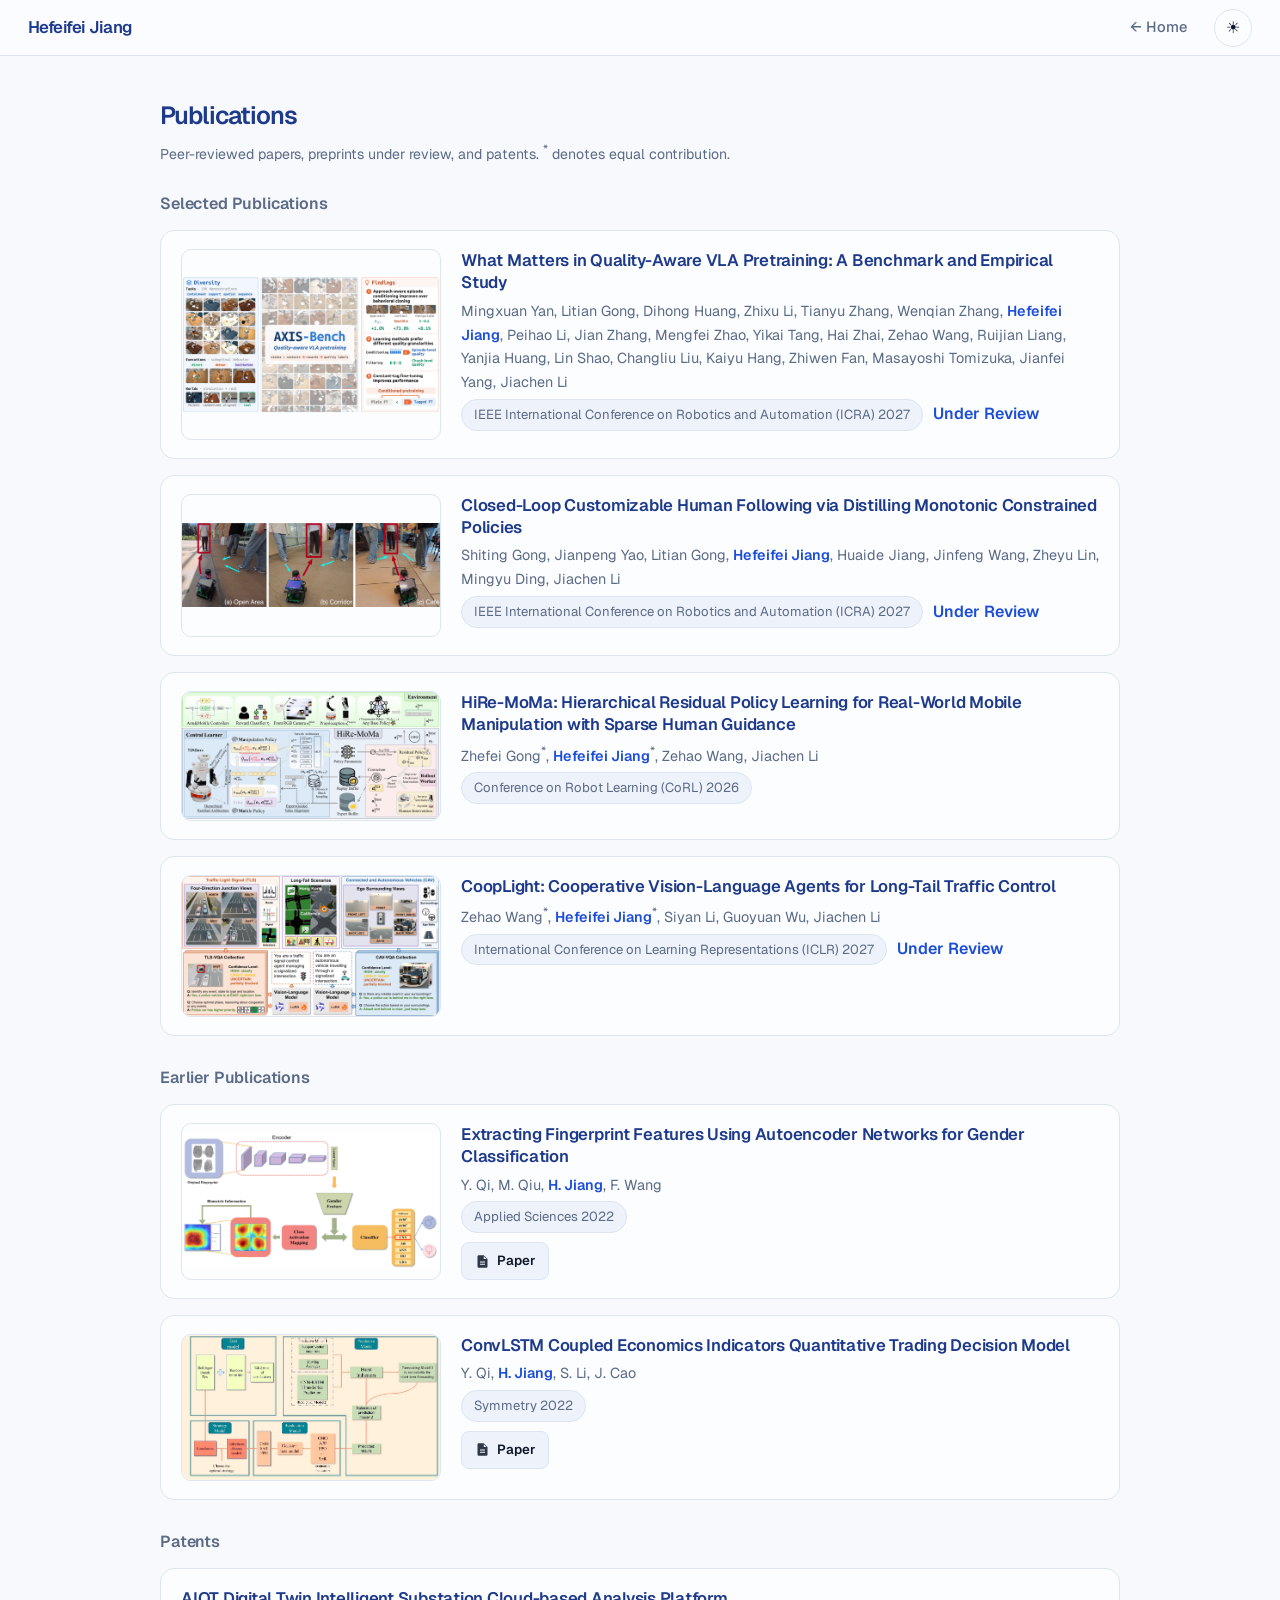
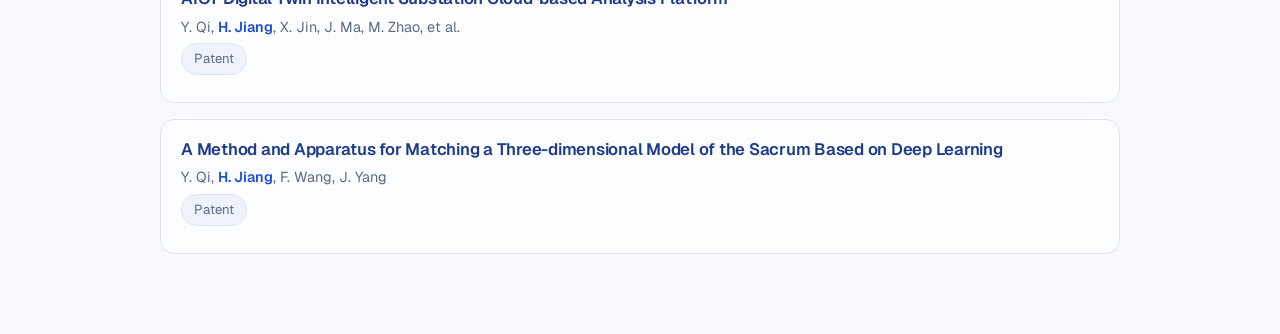
<file: publications.html>
<!DOCTYPE html>
<html lang="en" data-theme="light">
<head>
  <meta charset="UTF-8" />
  <meta name="viewport" content="width=device-width, initial-scale=1.0" />
  <title>Publications, Hefeifei Jiang</title>
  <meta name="description" content="Full list of publications, preprints, and patents by Hefeifei Jiang." />

  <link rel="icon" type="image/png" sizes="any" href="assets/img/favicon.png?v=4" />
  <link rel="apple-touch-icon" href="assets/img/apple-touch-icon.png?v=4" />
  <meta name="theme-color" content="#0f172a" />

  <link rel="preconnect" href="https://fonts.googleapis.com" />
  <link rel="preconnect" href="https://fonts.gstatic.com" crossorigin />
  <link href="https://fonts.googleapis.com/css2?family=Geist:wght@400;500;600;700&family=Geist+Mono:wght@400;500&display=swap" rel="stylesheet" />
  <link rel="stylesheet" href="assets/css/style.css?v=20261125" />

  <!-- set theme before paint (no flash) -->
  <script>
    (function () {
      var s = localStorage.getItem("theme");
      document.documentElement.setAttribute(
        "data-theme",
        s || (window.matchMedia && matchMedia("(prefers-color-scheme: dark)").matches ? "dark" : "light")
      );
    })();
  </script>
</head>
<body>
  <a class="skip-link" href="#pub-list">Skip to content</a>

  <nav class="topnav" aria-label="Primary navigation">
    <a class="topnav-brand" href="index.html">Hefeifei Jiang</a>
    <ul class="topnav-links">
      <li><a href="index.html">&larr; Home</a></li>
    </ul>
    <button class="theme-toggle" id="theme-toggle" aria-label="Toggle dark mode" title="Toggle theme">
      <span class="theme-icon theme-icon-light">☀</span>
      <span class="theme-icon theme-icon-dark">☾</span>
    </button>
  </nav>

  <main class="pubs-main">
    <h1 class="section-title">Publications</h1>
    <p class="section-note">Peer-reviewed papers, preprints under review, and patents. <sup>*</sup> denotes equal contribution.</p>
    <div class="pub-list" id="pub-list" data-mode="all"></div>
  </main>

  <script src="assets/js/data.js?v=20261125"></script>
  <script src="assets/js/pub-cards.js?v=20261125"></script>
  <script>
    (function () {
      var root = document.documentElement;
      var btn = document.getElementById("theme-toggle");
      if (btn) btn.addEventListener("click", function () {
        var n = root.getAttribute("data-theme") === "dark" ? "light" : "dark";
        root.setAttribute("data-theme", n);
        localStorage.setItem("theme", n);
      });
      document.addEventListener("DOMContentLoaded", function () {
        window.renderPubCards(document.getElementById("pub-list"), window.SITE_DATA || {});
      });
    })();
  </script>
</body>
</html>
</file>
<file: assets/css/style.css>
/* =========================================================================
   Academic Homepage stylesheet (navy + cobalt, Geist / Geist Mono)
   Tokens → base → intro → layout card → sidebar → content → components
   Change the palette in :root (and [data-theme="dark"]) below.
   ========================================================================= */

/* ----------------------------- Design tokens ----------------------------- */
:root {
  --font-sans: "Geist", system-ui, -apple-system, "Segoe UI", Roboto, "Helvetica Neue", Arial, sans-serif;
  --font-display: "Geist", system-ui, -apple-system, "Segoe UI", sans-serif;  /* headings */
  --font-mono: "Geist Mono", ui-monospace, "SF Mono", Menlo, monospace;      /* dates, terms */

  /* Light theme — Navy Academic: deep-navy structure, cobalt-blue highlight */
  --page: #f7f9fd;          /* faint cool page tint */
  --bg: #fcfdff;            /* off-white surfaces */
  --surface-2: #fcfdff;     /* nested cards (publications, projects) */
  --soft: #eef2fb;          /* navy-tinted soft fills */
  --text: #0f172a;          /* slate-900 */
  --text-muted: #5b6a85;    /* cool muted */
  --border: #dde5f2;        /* navy-tinted border */
  --navy: #1e3a8a;          /* deep navy — headings / brand / buttons */
  --navy-soft: #eef2fb;
  --sidebar-bg: #eef3fb;    /* light-navy navigation rail */
  --accent: #2563eb;        /* cobalt blue — highlight */
  --accent-dark: #1d4ed8;   /* deeper blue (small text) */
  --accent-soft: #e7eefe;   /* pale blue tint */
  --accent-contrast: #ffffff;

  --shadow: 0 1px 2px rgba(30, 58, 138, 0.05), 0 10px 28px rgba(30, 58, 138, 0.08);
  --shadow-lg: 0 18px 44px -16px rgba(30, 58, 138, 0.20);

  --sidebar-w: 320px;
  --content-max: 1120px;
  --radius: 14px;
  --topnav-h: 56px;
}

[data-theme="dark"] {
  --page: #0b1326;
  --bg: #0f172a;
  --surface-2: #18233c;
  --soft: #16223c;
  --text: #eef2f9;
  --text-muted: #93a1ba;
  --border: rgba(120, 145, 190, 0.22);
  --navy: #dbe4f5;          /* light cool — headings on dark */
  --navy-soft: #16223c;
  --sidebar-bg: #0c1630;    /* deep navy rail */
  --accent: #60a5fa;
  --accent-dark: #3b82f6;
  --accent-soft: rgba(96, 165, 250, 0.16);
  --accent-contrast: #0b1326;

  --shadow: 0 1px 3px rgba(0, 0, 0, 0.45), 0 14px 34px rgba(0, 0, 0, 0.5);
  --shadow-lg: 0 22px 50px -16px rgba(0, 0, 0, 0.65);
}

/* ------------------------------- Base ----------------------------------- */
*, *::before, *::after { box-sizing: border-box; }

html { scroll-behavior: smooth; -webkit-text-size-adjust: 100%; }

body {
  margin: 0;
  font-family: var(--font-sans);
  font-size: 16px;
  line-height: 1.65;
  color: var(--text);
  background: var(--page);
  -webkit-font-smoothing: antialiased;
  text-rendering: optimizeLegibility;
  transition: background-color 0.3s ease, color 0.3s ease;
}

a { color: var(--accent-dark); text-decoration: none; }
a:hover { color: var(--accent); text-decoration: underline; }
[data-theme="dark"] a { color: var(--accent); }

img { max-width: 100%; display: block; }
h1, h2, h3 { line-height: 1.25; }

.hl { color: var(--accent-dark); font-weight: 600; }
[data-theme="dark"] .hl { color: var(--accent); }

/* Pre-hide animated elements only when GSAP is present */
.has-gsap .intro-name,
.has-gsap .reveal { visibility: hidden; }
@media (prefers-reduced-motion: reduce) {
  .has-gsap .intro-name,
  .has-gsap .reveal { visibility: visible; }
}

.skip-link {
  position: absolute; left: -9999px; top: 0;
  background: var(--accent); color: var(--accent-contrast);
  padding: 10px 16px; border-radius: 0 0 8px 0; z-index: 200;
}
.skip-link:focus { left: 0; }
:focus-visible { outline: 2px solid var(--accent); outline-offset: 3px; border-radius: 4px; }

/* Custom scrollbar (subtle, academic) */
::-webkit-scrollbar { width: 10px; }
::-webkit-scrollbar-thumb { background: var(--border); border-radius: 6px; border: 2px solid var(--page); }
::-webkit-scrollbar-thumb:hover { background: var(--text-muted); }

/* ------------------------------- Intro (cover) -------------------------- */
.intro {
  position: relative;
  min-height: 100vh; min-height: 100svh;
  display: flex; align-items: center; justify-content: center;
  text-align: center; overflow: hidden; padding: 48px 24px;
  /* 自定义动态背景（多智能体 / 轨迹网络，见 main.js）。想用照片：加 url("../img/cover.jpg") */
  background: linear-gradient(160deg, #0b1020 0%, #0f172a 55%, #131a2e 100%);
}
/* Robotic canvas background (see cover-robotics.js) */
.cover-canvas { position: absolute; inset: 0; z-index: 0; pointer-events: none; display: block; }

.intro-overlay {
  position: absolute; inset: 0; z-index: 1; pointer-events: none;
  background:
    radial-gradient(52% 46% at 50% 46%, rgba(9, 13, 24, 0.78) 0%, rgba(9, 13, 24, 0.40) 45%, rgba(9, 13, 24, 0.06) 80%),
    linear-gradient(to bottom, rgba(9, 13, 24, 0.10) 0%, rgba(9, 13, 24, 0.35) 100%);
}
.intro-inner { position: relative; z-index: 2; max-width: 720px; }

.intro-avatar {
  width: 104px; height: 104px; border-radius: 50%; object-fit: cover;
  margin: 0 auto 22px; border: 3px solid rgba(255, 255, 255, 0.85);
  box-shadow: 0 8px 28px rgba(0, 0, 0, 0.45);
}
.intro-name {
  margin: 0;
  font-family: var(--font-display); font-weight: 600;
  font-size: clamp(2.4rem, 7vw, 5rem);
  letter-spacing: -0.04em; line-height: 1.08;
  color: #ffffff; font-kerning: none;
  text-shadow: 0 2px 18px rgba(0, 0, 0, 0.35);
}
.intro-divider { display: block; width: 56px; height: 2px; background: rgba(255, 255, 255, 0.55); margin: 18px auto; }
.intro-subtitle {
  margin: 0; color: rgba(255, 255, 255, 0.82);
  font-size: clamp(0.95rem, 2.2vw, 1.15rem); letter-spacing: 0.04em;
}
.intro-subtitle strong, .intro-subtitle .hl { color: var(--accent); }

.intro-nav { margin-top: 28px; display: flex; flex-direction: column; align-items: center; gap: 11px; }
.intro-nav a {
  font-family: var(--font-display); font-weight: 500; font-size: 1.02rem; color: #ffffff;
  padding-bottom: 3px; border-bottom: 1px solid rgba(255, 255, 255, 0.45);
  transition: color 0.2s, border-color 0.2s;
}
.intro-nav a:hover { color: var(--accent); border-color: var(--accent); text-decoration: none; }

.intro-social { list-style: none; margin: 30px 0 0; padding: 0; display: flex; gap: 20px; justify-content: center; }
.intro-social a { color: #ffffff; opacity: 0.85; transition: opacity 0.2s, color 0.2s, transform 0.2s; }
.intro-social a:hover { color: var(--accent); opacity: 1; transform: translateY(-2px); text-decoration: none; }
.intro-social svg { width: 20px; height: 20px; fill: currentColor; }

/* Desktop: name + menu left, point-cloud scene framed on the right */
@media (min-width: 1024px) {
  .intro { justify-content: flex-start; text-align: left; padding: 48px 8vw; }
  .intro-inner { max-width: 640px; }
  .intro-name { font-size: clamp(2.6rem, 4.6vw, 4.4rem); white-space: nowrap; }
  .intro-avatar { margin-left: 0; }
  .intro-divider { margin-left: 0; }
  .intro-nav { flex-direction: row; flex-wrap: wrap; justify-content: flex-start; gap: 8px 22px; margin-top: 30px; }
  .intro-social { justify-content: flex-start; }
}

/* About: PhD application callout (palette tokens, so it adapts to dark mode) */
.phd-callout {
  margin-top: 20px !important; padding: 14px 18px;
  background: var(--accent-soft); border: 1px solid color-mix(in srgb, var(--accent) 22%, transparent);
  border-radius: var(--radius);
  color: var(--text); font-weight: 500;
}
.phd-callout .hl { font-weight: 600; }

/* --------------------------- Layout (card) ------------------------------ */
.layout {
  display: flex;
  align-items: flex-start;
  width: 100%;
}

/* ------------------------------ Top nav --------------------------------- */
.topnav {
  position: sticky; top: 0; z-index: 200;
  height: var(--topnav-h);
  display: flex; align-items: center; gap: 14px;
  padding: 0 28px;
  background: color-mix(in srgb, var(--bg) 82%, transparent);
  -webkit-backdrop-filter: saturate(160%) blur(12px); backdrop-filter: saturate(160%) blur(12px);
  border-bottom: 1px solid var(--border);
}
.topnav-brand {
  flex-shrink: 0; font-family: var(--font-display); font-weight: 600;
  font-size: 1.05rem; letter-spacing: -0.03em; color: var(--navy);
}
.topnav-brand:hover { color: var(--accent); text-decoration: none; }
.topnav-links {
  list-style: none; margin: 0 0 0 auto; padding: 0;
  display: flex; align-items: center; gap: 4px;
  overflow-x: auto; scrollbar-width: none;
}
.topnav-links::-webkit-scrollbar { display: none; }
.topnav-links a {
  display: block; padding: 7px 13px; border-radius: 8px; white-space: nowrap;
  color: var(--text-muted); font-size: 0.92rem; font-weight: 500;
  transition: color 0.2s, background 0.2s;
}
.topnav-links a:hover { color: var(--navy); background: var(--soft); text-decoration: none; }
.topnav-links a.active { color: var(--accent); background: var(--accent-soft); font-weight: 600; }

.theme-toggle {
  flex-shrink: 0; width: 38px; height: 38px;
  border: 1px solid var(--border); border-radius: 50%;
  background: var(--bg); color: var(--text); cursor: pointer; font-size: 1rem;
  display: grid; place-items: center; transition: border-color 0.2s;
}
.theme-toggle:hover { border-color: var(--accent); }

/* ------------------------------ Sidebar --------------------------------- */
.sidebar {
  position: sticky; top: var(--topnav-h);
  width: var(--sidebar-w); height: calc(100vh - var(--topnav-h)); flex-shrink: 0;
  display: flex; flex-direction: column; align-items: center; text-align: center;
  padding: 40px 26px;
  background: var(--sidebar-bg);
  border-right: 1px solid var(--border);
}

.avatar {
  width: 152px; height: 152px;
  border-radius: 18px;            /* rounded square, PRISM-style */
  object-fit: cover;
  border: 1px solid var(--border);
  box-shadow: var(--shadow);
  background: var(--soft);
}
.identity { margin-top: 18px; }
.name { margin: 0; font-family: var(--font-display); font-size: 1.5rem; font-weight: 600; letter-spacing: -0.03em; color: var(--navy); }
.tagline { margin: 6px 0 0; color: var(--accent-dark); font-weight: 600; font-size: 0.92rem; }
[data-theme="dark"] .tagline { color: var(--accent); }
.affiliation { margin: 8px 0 0; color: var(--text-muted); font-size: 0.86rem; line-height: 1.5; text-wrap: balance; }
.affiliation-next { margin-top: 10px; padding-top: 10px; border-top: 1px solid var(--border); color: var(--text); }

.theme-icon-dark { display: none; }
[data-theme="dark"] .theme-icon-light { display: none; }
[data-theme="dark"] .theme-icon-dark { display: inline; }

.social { list-style: none; margin: 24px 0 0; padding: 0; display: flex; flex-wrap: wrap; gap: 11px; justify-content: center; }
.social a {
  width: 38px; height: 38px; display: grid; place-items: center;
  border: 1px solid var(--border); border-radius: 10px; color: var(--text-muted);
  transition: color 0.2s, border-color 0.2s, transform 0.2s;
}
.social a:hover { color: var(--accent); border-color: var(--accent); transform: translateY(-2px); }
.social svg { width: 18px; height: 18px; fill: currentColor; }

.nav ul { list-style: none; margin: 0; padding: 0; display: flex; flex-direction: column; gap: 2px; }
.nav a {
  display: block; padding: 8px 14px; border-radius: 8px;
  color: var(--text-muted); font-size: 0.95rem; font-weight: 500;
  transition: color 0.2s, background 0.2s, box-shadow 0.2s;
}
.nav a:hover { color: var(--text); background: var(--soft); text-decoration: none; }
.nav a.active {
  color: var(--text); background: var(--accent-soft); font-weight: 600;
  box-shadow: inset 3px 0 0 var(--accent);
}

/* Research interests box (PRISM left-column style) */
.interests-box { width: 100%; margin-top: 24px; text-align: left; background: var(--soft); border: 1px solid var(--border); border-radius: 12px; padding: 14px 16px; }
.interests-title { margin: 0 0 10px; font-size: 0.8rem; font-weight: 600; letter-spacing: -0.01em; color: var(--text-muted); }
.interests-list { list-style: none; margin: 0; padding: 0; display: flex; flex-direction: column; gap: 7px; }
.interests-list li { font-size: 0.9rem; color: var(--text); }

.sidebar-footer { margin-top: auto; padding-top: 16px; color: var(--text-muted); font-size: 0.74rem; }

/* ------------------------------ Content --------------------------------- */
.content { flex: 1; min-width: 0; max-width: var(--content-max); margin: 0 auto; padding: 64px 64px 56px; }
.section { margin-bottom: 0; padding: 44px 0; scroll-margin-top: 64px; }
.section:first-child { padding-top: 0; }
.section + .section { border-top: 1px solid var(--border); }
.section:last-of-type { padding-bottom: 28px; }

.section-title {
  margin: 0 0 20px;
  font-family: var(--font-display);
  font-size: 1.55rem; font-weight: 600; letter-spacing: -0.035em;
  color: var(--navy);
}
.section-head { display: flex; align-items: baseline; justify-content: space-between; gap: 16px; flex-wrap: wrap; margin-bottom: 20px; }
.section-head .section-title { margin: 0; }
.see-all { flex-shrink: 0; font-size: 0.88rem; font-weight: 600; color: var(--accent); }
.see-all:hover { text-decoration: underline; }

/* Standalone all-publications page (publications.html) */
.pubs-main { width: min(960px, 100% - 40px); margin: 0 auto; padding: 44px 0 80px; }
.pubs-main .section-title { margin: 0 0 8px; }
.pubs-main .section-note { margin: 0 0 28px; }
.section p { margin: 0 0 14px; max-width: 72ch; }
.section-note { color: var(--text-muted); font-size: 0.88rem; }

/* News */
.news-list { list-style: none; margin: 0; padding: 0; }
.news-item { display: flex; gap: 18px; padding: 9px 0; }
.news-date { flex-shrink: 0; width: 64px; color: var(--accent-dark); font-family: var(--font-mono); font-variant-numeric: tabular-nums; font-size: 0.82rem; font-weight: 500; padding-top: 2px; }
[data-theme="dark"] .news-date { color: var(--accent); }
.news-body { font-size: 0.95rem; }

/* News scroll box: ~6 rows visible, newer on top; edges fade only when more content exists */
.news-scroll {
  --fade-top: 0px; --fade-bottom: 0px;
  border: 1px solid var(--border); border-radius: var(--radius);
  background: var(--surface-2);
  padding: 6px 6px 6px 18px;
}
.news-scroll.fade-top { --fade-top: 36px; }
.news-scroll.fade-bottom { --fade-bottom: 56px; }
.news-scroll .news-list {
  max-height: 18.5rem; overflow-y: auto; overscroll-behavior: contain;
  padding: 6px 14px 6px 0;
  scrollbar-width: thin; scrollbar-color: var(--border) transparent;
  -webkit-mask-image: linear-gradient(to bottom, transparent 0, #000 var(--fade-top), #000 calc(100% - var(--fade-bottom)), transparent 100%);
          mask-image: linear-gradient(to bottom, transparent 0, #000 var(--fade-top), #000 calc(100% - var(--fade-bottom)), transparent 100%);
}
.news-scroll .news-list:focus-visible { outline-offset: 2px; }
.news-scroll .news-item + .news-item { border-top: 1px dashed color-mix(in srgb, var(--border) 80%, transparent); }

/* Publications — bordered sub-cards */
.pub-list { display: flex; flex-direction: column; gap: 16px; }
.pub-group { margin: 16px 0 0; font-family: var(--font-display); font-size: 1rem; font-weight: 600; color: var(--text-muted); letter-spacing: -0.01em; }
.pub-group:first-child { margin-top: 0; }
.pub-item {
  padding: 18px 20px; border: 1px solid var(--border); border-radius: var(--radius);
  background: var(--surface-2); transition: border-color 0.2s, box-shadow 0.2s, transform 0.2s;
}
.pub-item:hover { border-color: var(--accent); box-shadow: var(--shadow); transform: translateY(-2px); }
.pub-item.has-thumb { display: flex; gap: 20px; align-items: stretch; }
.pub-thumb { flex-shrink: 0; width: 260px; min-height: 130px; border-radius: 10px; overflow: hidden; border: 1px solid var(--border); background: var(--bg); }
.pub-thumb img { width: 100%; height: 100%; object-fit: contain; display: block; }
.pub-fig-placeholder { width: 100%; height: 100%; display: flex; flex-direction: column; align-items: center; justify-content: center; gap: 6px; color: var(--text-muted); background: var(--soft); }
.pub-fig-placeholder svg { width: 26px; height: 26px; fill: currentColor; opacity: 0.8; }
.pub-fig-placeholder span { font-size: 0.72rem; letter-spacing: 0.08em; text-transform: uppercase; }
.pub-body { flex: 1; min-width: 0; }
.pub-title { margin: 0 0 6px; font-size: 1.04rem; font-weight: 600; letter-spacing: -0.015em; line-height: 1.35; color: var(--navy); }
.pub-authors { margin: 0 0 4px; font-size: 0.9rem; color: var(--text-muted); }
.pub-authors strong { color: var(--accent-dark); font-weight: 600; }
[data-theme="dark"] .pub-authors strong { color: var(--accent); }
.pub-meta { display: flex; flex-wrap: wrap; align-items: center; gap: 10px; margin: 2px 0 9px; }
.pub-venue { display: inline-block; padding: 4px 12px; background: var(--soft); border: 1px solid var(--border); border-radius: 999px; font-size: 0.82rem; color: var(--text-muted); }
.pub-award { color: var(--accent-dark); font-weight: 600; }
[data-theme="dark"] .pub-award { color: var(--accent); }
.pub-summary { margin: 0 0 10px; font-size: 0.89rem; color: var(--text-muted); line-height: 1.55; }
.pub-links { display: flex; flex-wrap: wrap; gap: 10px; }
.pub-links a { display: inline-flex; align-items: center; gap: 7px; padding: 7px 13px; background: var(--soft); border: 1px solid var(--border); border-radius: 8px; font-size: 0.83rem; font-weight: 600; color: var(--text); }
.pub-links a:hover { color: var(--accent); border-color: var(--accent); background: var(--accent-soft); text-decoration: none; }
.pub-links a svg { width: 15px; height: 15px; fill: currentColor; opacity: 0.85; }

/* Projects */
.project-grid { display: grid; grid-template-columns: repeat(2, minmax(0, 1fr)); gap: 18px; }
@media (max-width: 768px) { .project-grid { grid-template-columns: 1fr; } }
.project-card { border: 1px solid var(--border); border-radius: var(--radius); overflow: hidden; background: var(--surface-2); display: flex; flex-direction: column; transition: transform 0.2s, box-shadow 0.2s, border-color 0.2s; }
.project-card:hover { transform: translateY(-3px); box-shadow: var(--shadow); border-color: var(--accent); }
.project-media { aspect-ratio: 16 / 9; background: var(--soft); border-bottom: 1px solid var(--border); display: grid; place-items: center; }
.project-media img { width: 100%; height: 100%; object-fit: cover; }
.project-media-placeholder { color: var(--text-muted); font-size: 0.72rem; letter-spacing: 0.1em; }
.project-info { padding: 16px; display: flex; flex-direction: column; gap: 8px; flex: 1; }
.project-info h3 { margin: 0; font-size: 1rem; font-weight: 600; letter-spacing: -0.015em; color: var(--navy); }
.project-info p { margin: 0; font-size: 0.9rem; color: var(--text-muted); flex: 1; }
.project-tags { display: flex; flex-wrap: wrap; gap: 6px; }
.project-tags span { font-size: 0.72rem; color: var(--accent-dark); background: var(--accent-soft); padding: 2px 8px; border-radius: 999px; }
[data-theme="dark"] .project-tags span { color: var(--accent); }
.project-links { display: flex; gap: 12px; }
.project-links a { font-size: 0.82rem; font-weight: 600; }

/* Teaching */
.teaching-list { list-style: none; margin: 0; padding: 0; display: flex; flex-direction: column; gap: 16px; }
.teaching-item { display: flex; gap: 16px; }
.teaching-term { flex-shrink: 0; width: 96px; color: var(--accent-dark); font-family: var(--font-mono); font-size: 0.82rem; font-weight: 500; padding-top: 3px; }
[data-theme="dark"] .teaching-term { color: var(--accent); }
.teaching-item h3 { margin: 0 0 2px; font-size: 0.98rem; color: var(--navy); }
.teaching-item h3 span { color: var(--text-muted); font-weight: 400; }
.teaching-item p { margin: 0; font-size: 0.9rem; color: var(--text-muted); }

/* CV button */
.button { display: inline-block; padding: 10px 22px; background: var(--navy); color: var(--accent-contrast); border-radius: 8px; font-weight: 600; font-size: 0.92rem; transition: background 0.2s, transform 0.2s; }
.button:hover { background: var(--accent); transform: translateY(-1px); text-decoration: none; color: var(--accent-contrast); }
.button:active { transform: translateY(0) scale(0.98); }

/* Footer */
.page-footer { margin-top: 56px; padding-top: 22px; border-top: 1px solid var(--border); color: var(--text-muted); font-size: 0.82rem; }

/* ----------------------------- Responsive ------------------------------- */
@media (max-width: 899px) {
  .topnav { padding: 0 14px; gap: 10px; }
  .topnav-brand { font-size: 0.98rem; }
  .topnav-links { flex: 1; margin-left: 8px; }
  .topnav-links a { padding: 7px 11px; font-size: 0.88rem; }

  .layout { display: block; width: 100%; }
  .sidebar {
    position: static; width: auto; height: auto;
    border-right: none; border-bottom: 1px solid var(--border);
    padding: 30px 22px;
  }
  .content { max-width: none; padding: 32px 20px 44px; }
  .section { padding: 34px 0; }
  .news-scroll { padding-left: 14px; }
  .news-scroll .news-list { max-height: 22rem; }
  .pub-item.has-thumb { flex-direction: column; }
  .pub-thumb { width: 100%; min-height: 0; aspect-ratio: 16 / 9; }
}

@media (max-width: 420px) {
  body { font-size: 15px; }
  .content { padding: 28px 16px 36px; }
}

/* (accent-color preview switcher removed — navy + cobalt baked into :root) */
</file>
